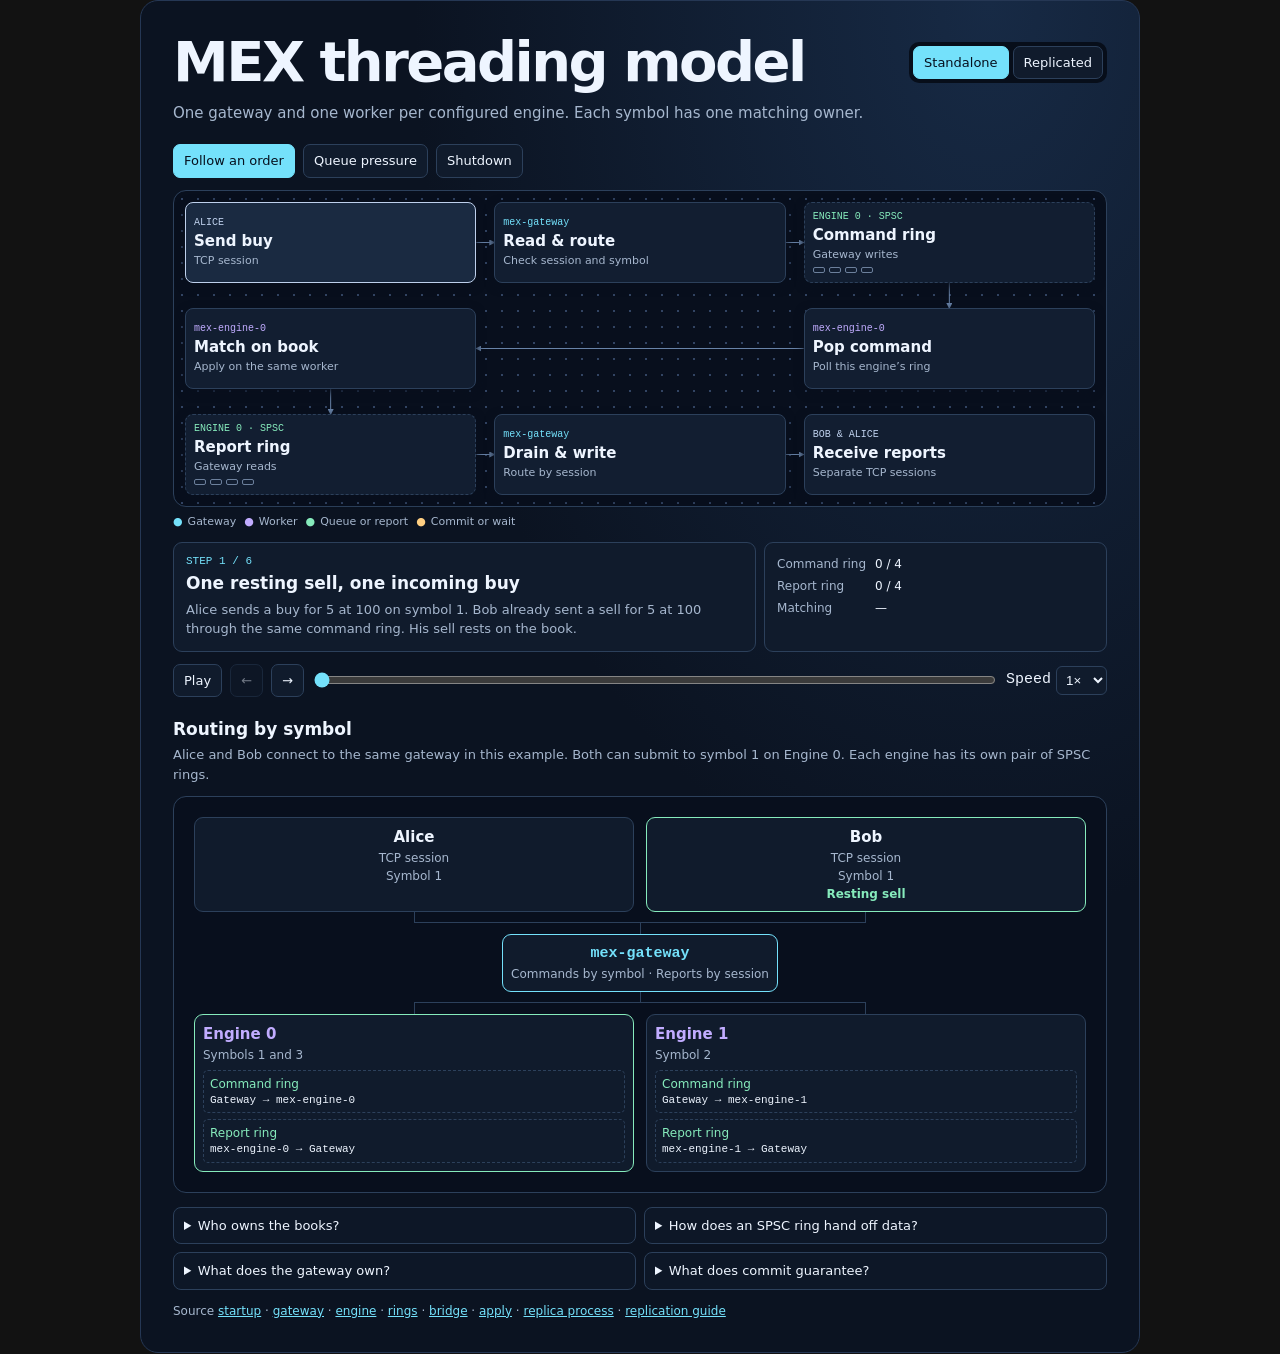
<file: docs/threading-model.html>
<!doctype html>
<html lang="en">
<head>
<meta charset="utf-8">
<meta name="viewport" content="width=device-width, initial-scale=1">
<title>MEX threading model</title>
<style>
  :root {
    color-scheme: dark;
    --ink: #eef5ff;
    --quiet: #a6b7ce;
    --surface: #101b2c;
    --line: #2c405b;
    --cyan: #74e1fb;
    --violet: #c1acff;
    --mint: #86ebbc;
    --amber: #ffcf82;
    --code: ui-monospace, SFMono-Regular, Consolas, monospace;
  }
  * { box-sizing: border-box; }
  body { margin: 0; color: var(--ink); font: 15px/1.5 system-ui, sans-serif; }
  main { max-width: 1000px; margin: auto; }
  .guide {
    padding: clamp(14px, 3vw, 32px);
    border-radius: 18px;
    background: radial-gradient(ellipse at 85% 0%, #172a45, transparent 48%), #0b1321;
    border: 1px solid #253754;
  }
  h1, h2, p { margin: 0; }
  h1 { font-size: clamp(29px, 6vw, 56px); line-height: 1.05; letter-spacing: -.045em; }
  h2 { font-size: 17px; line-height: 1.25; }
  a { color: var(--cyan); }
  code, .mono { font-family: var(--code); }
  .intro { color: var(--quiet); margin-block: 10px 20px; }
  .top, .scenarios, .controls, .legend {
    display: flex; align-items: center; flex-wrap: wrap; gap: 8px;
  }
  .top { justify-content: space-between; gap: 10px 16px; }
  .modes { display: flex; gap: 4px; padding: 4px; border-radius: 10px; background: #070e1a; }
  button {
    font: inherit; color: var(--ink); background: var(--surface);
    border: 1px solid var(--line); border-radius: 7px; padding: 6px 10px; cursor: pointer;
  }
  button:hover:not(:disabled) { border-color: var(--cyan); }
  button[aria-pressed="true"] { color: #06101e; background: var(--cyan); border-color: var(--cyan); }
  button:disabled { opacity: .45; cursor: default; }
  :focus-visible { outline: 2px solid var(--amber); outline-offset: 3px; }
  .scenarios { margin-block: 12px; }
  .scenarios button, .modes button, .controls button { font-size: 13px; }
  .map {
    display: grid; grid-template-columns: repeat(3, minmax(0, 1fr)); gap: 25px 18px;
    isolation: isolate; position: relative; padding: 11px;
    border: 1px solid var(--line); border-radius: 13px;
    background: radial-gradient(circle, #324463 1px, transparent 1px) 0 0 / 16px 16px, #080f1d;
  }
  .node {
    position: relative; display: grid; align-content: center; gap: 4px;
    min-height: 81px; padding: 8px; border: 1px solid var(--line); border-radius: 8px;
    background: #121e31; box-shadow: 0 3px 10px #080f1d;
    transition: border-color .22s, background .22s;
  }
  .node[data-kind="queue"] { border-style: dashed; }
  .node[data-kind="gateway"] { --node-color: var(--cyan); }
  .node[data-kind="worker"] { --node-color: var(--violet); }
  .node[data-kind="queue"] { --node-color: var(--mint); }
  .node[data-kind="cluster"] { --node-color: var(--amber); }
  .node[data-kind="external"] { --node-color: #bed0ec; }
  .node[hidden] { display: none; }
  .node.active { border-color: var(--node-color); background: #1a2a41; }
  .node.blocked { --node-color: var(--amber); }
  .node.blocked::after {
    content: ''; position: absolute; top: 7px; right: 7px; width: 6px; height: 6px;
    border-radius: 50%; background: var(--amber); box-shadow: 0 0 9px var(--amber);
  }
  .node .role { color: var(--node-color); font: 10px/1.15 var(--code); overflow-wrap: anywhere; }
  .node strong { font-size: clamp(12px, 2.4vw, 15px); line-height: 1.15; }
  .node .detail { font-size: 11px; color: var(--quiet); line-height: 1.2; }
  #client, #rx, #in { grid-row: 1; }
  #apply { grid-area: 2 / 1; }
  #gate { grid-area: 2 / 2; }
  #consume { grid-area: 2 / 3; }
  #out, #tx, #report { grid-row: 3; }
  #wires { position: absolute; inset: 0; width: 100%; height: 100%; z-index: -1; pointer-events: none; }
  .marks { display: flex; gap: 4px; margin-top: 2px; }
  .marks:empty { display: none; }
  .marks i { width: 12px; height: 6px; border: 1px solid #6c809c; border-radius: 2px; }
  .marks .filled { border-color: var(--node-color); background: var(--node-color); }
  .packet {
    position: absolute; z-index: 2; top: 0; left: 0; width: 9px; height: 9px;
    margin: -4px 0 0 -4px; border-radius: 50%; pointer-events: none;
    color: var(--cyan); background: currentColor; box-shadow: 0 0 10px 3px currentColor; visibility: hidden;
  }
  .packet.report { color: var(--mint); }
  .packet.wait { color: var(--amber); }
  .legend { margin-block: 7px 12px; color: var(--quiet); font-size: 11px; }
  .legend span::before { content: '●'; margin-right: 5px; color: var(--swatch); }
  .readout { display: grid; grid-template-columns: 1.7fr 1fr; gap: 8px; }
  .step, .state { padding: 12px; background: var(--surface); border: 1px solid var(--line); border-radius: 9px; }
  .step p { color: var(--quiet); font-size: 13px; margin-top: 5px; }
  #step-index { display: block; font: 11px var(--code); color: var(--cyan); margin-bottom: 6px; }
  .state dl { display: grid; grid-template-columns: auto 1fr; gap: 4px 9px; margin: 0; font-size: 12px; }
  .state dt { color: var(--quiet); }
  .state dd { margin: 0; color: var(--ink); }
  .controls { margin-top: 12px; }
  #scrub { flex: 1 1 90px; min-width: 60px; accent-color: var(--cyan); }
  .speed-control { display: flex; align-items: center; gap: 5px; }
  #speed { color: var(--ink); background: var(--surface); border: 1px solid var(--line); border-radius: 6px; padding: 5px; }
  .routing { margin-top: 22px; }
  .routing > p { margin-block: 5px 12px; color: var(--quiet); font-size: 13px; }
  .topology { padding: clamp(8px, 2.5vw, 20px); background: #080f1d; border: 1px solid var(--line); border-radius: 13px; }
  .branches { display: grid; grid-template-columns: repeat(2, minmax(0, 1fr)); gap: 12px; }
  .session, .router, .lane { border: 1px solid var(--line); border-radius: 9px; background: var(--surface); }
  .session, .router { padding: 8px; text-align: center; }
  .session strong, .router strong, .lane strong { display: block; }
  .session span, .router span, .lane span { display: block; color: var(--quiet); font-size: 12px; }
  .session .session-event { min-height: 1.5em; color: var(--mint); font-weight: 600; }
  .session:has(.session-event:not(:empty)) { border-color: var(--mint); }
  .junction {
    width: calc(50% + 6px); height: 22px; margin-inline: auto;
    background:
      linear-gradient(var(--line), var(--line)) left top / 1px 50% no-repeat,
      linear-gradient(var(--line), var(--line)) right top / 1px 50% no-repeat,
      linear-gradient(var(--line), var(--line)) center / 100% 1px no-repeat,
      linear-gradient(var(--line), var(--line)) center bottom / 1px 50% no-repeat;
  }
  .junction.split { transform: scaleY(-1); }
  .router { width: fit-content; margin-inline: auto; border-color: var(--cyan); }
  .router strong { color: var(--cyan); }
  .lane { padding: 8px; }
  .lane:first-child { border-color: var(--mint); }
  .lane strong { color: var(--violet); }
  .lane dl { margin: 6px 0 0; display: grid; gap: 6px; }
  .lane dl > div { padding: 4px 6px; border: 1px dashed var(--line); border-radius: 5px; }
  .lane dt { color: var(--mint); font-size: 12px; }
  .lane dd { margin: 0; font: 11px/1.4 var(--code); }
  .notes { display: grid; grid-template-columns: repeat(2, minmax(0, 1fr)); gap: 8px; margin-top: 14px; }
  details { padding: 8px 10px; border: 1px solid var(--line); border-radius: 8px; background: #0d1727; }
  summary { cursor: pointer; font-size: 13px; }
  details p { margin-top: 8px; color: var(--quiet); font-size: 13px; }
  .sources { color: var(--quiet); font-size: 12px; margin-top: 12px; }
  @media (max-width: 580px) {
    .map { gap: 20px 12px; padding: 7px; }
    .node { padding: 5px; min-height: 77px; }
    .node .role { font-size: 9px; }
    #scrub { flex-basis: 65px; }
    .readout, .notes { grid-template-columns: 1fr; }
  }
  @media (prefers-reduced-motion: reduce) {
    .node { transition: none; }
  }
</style>
</head>
<body>
<main>
<section class="guide" aria-labelledby="title">
  <div class="top">
    <h1 id="title">MEX threading model</h1>
    <div class="modes" role="group" aria-label="Runtime mode">
      <button type="button" data-mode="local" aria-pressed="true">Standalone</button>
      <button type="button" data-mode="replica" aria-pressed="false">Replicated</button>
    </div>
  </div>
  <p class="intro" id="summary"></p>
  <div class="scenarios" id="scenarios" role="group" aria-label="Scenario"></div>

  <div class="map" id="map" role="group" aria-label="Thread and queue diagram">
    <svg id="wires" aria-hidden="true">
      <defs>
        <marker id="arrow" markerWidth="6" markerHeight="6" refX="5" refY="3" orient="auto">
          <path d="M0 0 L6 3 L0 6 Z" fill="#6883a8"/>
        </marker>
      </defs>
      <g id="routes"></g>
    </svg>
    <div class="node" id="client"></div>
    <div class="node" id="rx"></div>
    <div class="node" id="in"></div>
    <div class="node" id="consume"></div>
    <div class="node" id="gate"></div>
    <div class="node" id="apply"></div>
    <div class="node" id="out"></div>
    <div class="node" id="tx"></div>
    <div class="node" id="report"></div>
  </div>
  <div class="legend" aria-label="Color key">
    <span style="--swatch:var(--cyan)">Gateway</span>
    <span style="--swatch:var(--violet)">Worker</span>
    <span style="--swatch:var(--mint)">Queue or report</span>
    <span style="--swatch:var(--amber)">Commit or wait</span>
  </div>

  <div class="readout">
    <div class="step" aria-live="polite" aria-atomic="true">
      <span id="step-index"></span>
      <h2 id="step-title"></h2>
      <p id="step-detail"></p>
    </div>
    <div class="state" aria-label="State after this step">
      <dl>
        <dt>Command ring</dt><dd id="in-state"></dd>
        <dt>Report ring</dt><dd id="out-state"></dd>
        <dt id="work-label">Matching</dt><dd id="work-state"></dd>
      </dl>
    </div>
  </div>
  <div class="controls" aria-label="Playback controls">
    <button type="button" id="play">Play</button>
    <button type="button" id="previous" aria-label="Previous step">←</button>
    <button type="button" id="next" aria-label="Next step">→</button>
    <input type="range" id="scrub" min="0" max="1" value="0" aria-label="Step">
    <div class="speed-control">
      <label class="mono" for="speed">Speed</label>
      <select id="speed">
        <option value="0.5">½×</option>
        <option value="1" selected>1×</option>
        <option value="2">2×</option>
      </select>
    </div>
  </div>

  <section class="routing" aria-labelledby="routing-title">
    <h2 id="routing-title">Routing by symbol</h2>
    <p>Alice and Bob connect to the same gateway in this example. Both can submit to
      symbol 1 on Engine 0. Each engine has its own pair of SPSC rings.</p>
    <div class="topology">
      <div class="branches">
        <div class="session" role="group" aria-labelledby="alice-label">
          <strong id="alice-label">Alice</strong>
          <span>TCP session</span>
          <span>Symbol 1</span>
          <span class="session-event" id="alice-event"></span>
        </div>
        <div class="session" role="group" aria-labelledby="bob-label">
          <strong id="bob-label">Bob</strong>
          <span>TCP session</span>
          <span>Symbol 1</span>
          <span class="session-event" id="bob-event"></span>
        </div>
      </div>
      <div class="junction" aria-hidden="true"></div>
      <div class="router">
        <strong class="mono">mex-gateway</strong>
        <span>Commands by symbol · Reports by session</span>
      </div>
      <div class="junction split" aria-hidden="true"></div>
      <div class="branches">
        <div class="lane" data-engine="0" role="group" aria-labelledby="engine-0-label">
          <strong id="engine-0-label">Engine 0</strong>
          <span>Symbols 1 and 3</span>
          <dl>
            <div><dt>Command ring</dt><dd data-command></dd></div>
            <div><dt>Report ring</dt><dd data-report></dd></div>
          </dl>
        </div>
        <div class="lane" data-engine="1" role="group" aria-labelledby="engine-1-label">
          <strong id="engine-1-label">Engine 1</strong>
          <span>Symbol 2</span>
          <dl>
            <div><dt>Command ring</dt><dd data-command></dd></div>
            <div><dt>Report ring</dt><dd data-report></dd></div>
          </dl>
        </div>
      </div>
    </div>
  </section>

  <div class="notes">
    <details>
      <summary>Who owns the books?</summary>
      <p>Standalone mode starts one <code>mex-engine-N</code> thread per configured engine. Each
        thread creates its books on startup, tries to pin to its configured CPU, and
        busy-polls its command ring. One engine can own several symbols. Each symbol
        has one owner. Separate engines can match concurrently.</p>
      <p>In replicated mode, each process has three workers and a main thread. The main thread
        creates the state machine and replays committed storage during server setup.
        <code>mex-replica</code> then applies committed entries to all local engines
        in log and batch order. Engine core settings do not apply in this mode.</p>
    </details>
    <details>
      <summary>How does an SPSC ring hand off data?</summary>
      <p>Each bounded ring has one producer and one consumer. The producer copies a
        command or report into a slot and publishes the tail with a release store.
        The consumer acquires the tail before it reads new slots and publishes the
        head after reading. The producer acquires the head before it reuses slots
        when the ring looks full. Each index has its own cache line.</p>
      <p>Each configured engine has a command ring and a report ring in both
        modes. In replicated mode the bridge polls the command rings in turn,
        and the replica thread writes to the report rings. The animation follows
        Engine 0 and shows four example slots. Steps show order, with no
        measured timing.</p>
    </details>
    <details>
      <summary>What does the gateway own?</summary>
      <p><code>mex-gateway</code> owns the client sockets, connection and session
        tables, frame parsing, routing, and socket writes. Each loop polls the
        <code>io_uring</code> completion queue, drains up to one ring capacity of
        reports per engine, then submits pending sends. The gateway is the single
        userspace issuer of the ring. A short-lived helper creates the ring at startup.</p>
    </details>
    <details>
      <summary>What does commit guarantee?</summary>
      <p>Every replica applies the same committed log. A batch reply to the bridge
        contains the count of applied entries. Each replica produces its own client
        reports and sends them to sessions connected there. A slow socket can be
        closed if the send buffer fills. Reports can be lost after a disconnect.
        Replay changes the books. A replica emits reports only for operations after
        its startup replay point whose timestamps are at or after its process start.</p>
    </details>
  </div>
  <p class="sources">Source
    <a href="../src/main.cpp">startup</a> ·
    <a href="../src/gateway.cpp">gateway</a> ·
    <a href="../src/engine.cpp">engine</a> ·
    <a href="../src/spsc_queue.hpp">rings</a> ·
    <a href="../src/replication.hpp">bridge</a> ·
    <a href="../src/replication.cpp">apply</a> ·
    <a href="../src/replicated_exchange.cpp">replica process</a> ·
    <a href="replication.md">replication guide</a>
  </p>
  <noscript><p>Enable JavaScript to step through the diagram. The notes above describe both modes.</p></noscript>
</section>
</main>
<script>
'use strict';

const byId = (id) => document.getElementById(id);
const reducedMotion = matchMedia('(prefers-reduced-motion: reduce)');
const ringSlots = 4;
const replicas = 3;

const commonNodes = {
  client: ['external', 'CLIENT', 'Send order', 'TCP session'],
  rx: ['gateway', 'mex-gateway', 'Read & route', 'Check session and symbol'],
  in: ['queue', 'ENGINE 0 · SPSC', 'Command ring', 'Gateway writes'],
  out: ['queue', 'ENGINE 0 · SPSC', 'Report ring', 'Gateway reads'],
  tx: ['gateway', 'mex-gateway', 'Drain & write', 'Route by session'],
  report: ['external', 'CLIENTS', 'Receive reports', 'TCP sessions'],
};
const matchNodes = {
  client: ['external', 'ALICE', 'Send buy', 'TCP session'],
  report: ['external', 'BOB & ALICE', 'Receive reports', 'Separate TCP sessions'],
};
const layouts = {
  local: {
    summary: 'One gateway and one worker per configured engine. Each symbol has one matching owner.',
    nodes: {
      consume: ['worker', 'mex-engine-0', 'Pop command', 'Poll this engine’s ring'],
      apply: ['worker', 'mex-engine-0', 'Match on book', 'Apply on the same worker'],
    },
    handoffs: [['consume', 'apply']],
  },
  replica: {
    summary: 'Three workers per replica. One replica thread applies the committed log across all local books.',
    nodes: {
      consume: ['worker', 'mex-bridge', 'Build batch', 'One batch in progress'],
      gate: ['cluster', 'LIBVSR CLUSTER', 'Commit gate', 'Three replicas in this example'],
      apply: ['worker', 'mex-replica', 'Apply locally', 'All engines on one thread'],
    },
    handoffs: [['consume', 'gate'], ['gate', 'apply']],
  },
};

const inboundPath = [['client', 'rx'], ['rx', 'in'], ['in', 'consume']];
const outboundPath = [['apply', 'out'], ['out', 'tx'], ['tx', 'report']];

const startMatch = [
  {title: 'One resting sell, one incoming buy', active: 'client', bob: 'Resting sell',
    detail: 'Alice sends a buy for 5 at 100 on symbol 1. Bob already sent a sell for 5 at 100 through the same command ring. His sell rests on the book.'},
  {title: 'The gateway publishes a command', active: 'in', via: ['client', 'rx', 'in'], input: 1,
    alice: 'Buy sent', bob: 'Resting sell',
    detail: 'The gateway checks Alice’s order and uses symbol 1 to select Engine 0’s command ring. The command keeps Alice’s session ID for reports.'},
];
const finishMatch = [
  {title: 'The state owner matches at 100', active: 'apply', work: 'Trade 5 @ 100',
    detail: 'The same thread updates the book and order metadata. The sell is fully filled. The maker report comes before the taker report for this match.'},
  {title: 'One match produces several reports', active: 'out', via: ['apply', 'out'], tone: 'report',
    output: 3, packets: 3, work: 'Trade 5 @ 100',
    detail: 'The engine writes Bob’s maker fill, Alice’s taker fill, and Alice’s Ack with zero leaves to the outbound ring.'},
  {title: 'The gateway delivers by session', active: 'report', via: ['out', 'tx', 'report'], tone: 'report', packets: 3,
    work: 'Trade 5 @ 100', alice: 'Taker fill + Ack', bob: 'Maker fill',
    detail: 'The gateway pops the reports and sends Bob’s fill on Bob’s TCP connection. It sends Alice’s fill and Ack on Alice’s connection. Each session has its own wire sequence.'},
];

const pressure = [
  {title: 'The consumer falls behind', active: 'in', input: 3,
    detail: 'The gateway can keep taking orders while the consumer is busy. Three of the four example slots hold commands.'},
  {title: 'The last free command slot fills', active: 'in', via: ['rx', 'in'], input: 4,
    detail: 'The bounded command ring reaches capacity. The next order for this engine needs a free slot.'},
  {title: 'Full inbound ring returns SystemBusy', active: 'rx', via: ['rx', 'client'], tone: 'wait', input: 4,
    detail: 'The failed push leaves the ring intact. The gateway makes the reject on its own thread and sends it to the submitting session.'},
  {title: 'Full outbound ring stalls the producer', active: 'apply', blocked: true, output: 4, work: 'Waiting for a report slot',
    detail: 'In this separate example, a match has reports ready to send. The next report has no free slot. The matching thread spins in Engine::Emit until it can publish that report.'},
  {title: 'The gateway frees a report slot', active: 'tx', via: ['out', 'tx'], tone: 'report', output: 3,
    detail: 'The gateway pops independently of the matching thread. This step shows the slot before the waiting producer reuses it.'},
  {title: 'The waiting producer can continue', active: 'out', via: ['apply', 'out'], tone: 'report', output: 4,
    detail: 'The producer publishes the pending report to the free slot, then continues its work. A slow client can still lose its connection if its gateway send buffer fills.'},
];

const gatewayStops = {
  title: 'Main stops the gateway last', active: 'tx',
  detail: 'The matching thread can still need a free report slot during shutdown. The gateway must be available to drain reports until the matching thread exits. Shutdown does not promise to deliver every queued report.',
};

const scenarios = {
  local: {
    'Follow an order': [...startMatch,
      {title: 'Engine 0 pops the command', active: 'consume', via: ['in', 'consume'],
        detail: 'Engine 0 takes commands from its ring in FIFO order. Engine 1 can match a different symbol at the same time.'},
      {...finishMatch[0], via: ['consume', 'apply']},
      ...finishMatch.slice(1)],
    'Queue pressure': pressure,
    'Shutdown': [
      {title: 'Main observes SIGINT or SIGTERM', active: 'rx',
        detail: 'Main checks the stop flag on a loop with a 50 ms sleep. The gateway and engine threads still run.'},
      {title: 'Main stops and joins the engines', active: 'apply', output: 4,
        detail: 'Main requests stop and joins each engine in turn. If an engine is already emitting a report, it can still need the running gateway to make space.'},
      gatewayStops],
  },
  replica: {
    'Follow an order': [...startMatch,
      {title: 'The bridge consumes the command', active: 'consume', via: ['in', 'consume'],
        work: 'Batch in progress',
        detail: 'The bridge takes one command from each ring in turn. It packs the batch and submits it through the libvsr client, which finds the primary.'},
      {title: 'A majority makes the batch durable', active: 'gate', via: ['consume', 'gate'],
        tone: 'wait', votes: 2, work: 'Committed',
        detail: 'A majority is two of the three replicas in this example. Commit gives the batch one position in the log. The local replica applies when it reaches that commit.'},
      {...finishMatch[0], via: ['gate', 'apply'], votes: 2},
      ...finishMatch.slice(1).map((step) => ({...step, votes: 2}))],
    'Queue pressure': pressure,
    'Quorum delay': [
      {title: 'Batch A waits at the commit gate', active: 'gate', via: ['consume', 'gate'],
        tone: 'wait', votes: 1, work: 'A in progress',
        detail: 'Only one of three replicas has made this batch durable in the example. The bridge has one request in progress. Pending work has yet to reach the matching code.'},
      {title: 'More orders arrive during the wait', active: 'in', via: ['rx', 'in'],
        input: 2, votes: 1, work: 'A in progress',
        detail: 'The gateway stays active. It can accept more commands until the inbound rings fill. The bridge leaves these commands queued while it waits for A.'},
      {title: 'A timeout leaves the outcome unknown', active: 'consume', via: ['gate', 'consume'],
        tone: 'wait', input: 2, votes: 1, work: 'A awaiting reply',
        detail: 'A wait can time out after 200 ms. On timeout the bridge calls Resume for the same request. It keeps B queued because a new batch could apply out of order.'},
      {title: 'A commits and the local replica applies it', active: 'apply', via: ['gate', 'apply'],
        input: 2, votes: 2, work: 'A committed',
        detail: 'The replica executes the committed entries in batch order. MEX packs the VSR operation number and batch entry index into one operation number per order.'},
      {title: 'A’s reply frees the bridge to take B', active: 'consume',
        via: ['in', 'consume'], work: 'B in progress',
        detail: 'This step follows the bridge when it receives a successful reply for A. A’s client reports travel independently through the replica’s local report rings.'},
    ],
    'Shutdown': [
      {title: 'Main observes stop or replica exit', active: 'apply',
        detail: 'Main checks for SIGINT, SIGTERM, or exit from the replica loop. It coordinates the three worker threads.'},
      {title: 'Main stops and joins the bridge', active: 'consume',
        detail: 'The bridge stops requesting new batches. A cluster wait uses a 200 ms timeout so the bridge can check its stop flag.'},
      {title: 'Main stops and joins the replica', active: 'apply', output: 4,
        detail: 'The replica can still be applying a committed batch. The running gateway can free space for its reports.'},
      gatewayStops],
  },
};

let mode = 'local';
let scenario = 'Follow an order';
let index = 0;
let timer;
let playing = false;
let packets = [];

function steps() {
  return scenarios[mode][scenario];
}

function setupNodes() {
  byId('gate').hidden = mode === 'local';
  const participants = scenario === 'Follow an order' ? matchNodes : {};
  const nodes = {...commonNodes, ...layouts[mode].nodes, ...participants};
  for (const [id, [kind, role, title, detail]] of Object.entries(nodes)) {
    const node = byId(id);
    node.dataset.kind = kind;
    // These labels come only from the diagram definitions above.
    node.innerHTML = '<span class="role"></span><strong></strong><span class="detail"></span><span class="marks" aria-hidden="true"></span>';
    [role, title, detail].forEach((value, position) => { node.children[position].textContent = value; });
  }
}

function setupRouting() {
  for (const lane of document.querySelectorAll('[data-engine]')) {
    const worker = `mex-engine-${lane.dataset.engine}`;
    const reader = mode === 'local' ? worker : 'mex-bridge';
    const writer = mode === 'local' ? worker : 'mex-replica';
    lane.querySelector('[data-command]').textContent = `Gateway → ${reader}`;
    lane.querySelector('[data-report]').textContent = `${writer} → Gateway`;
  }
}

function point(id, edge = 'center') {
  const map = byId('map').getBoundingClientRect();
  const rect = byId(id).getBoundingClientRect();
  return {
    x: (edge === 'left' ? rect.left : edge === 'right' ? rect.right : rect.left + rect.width / 2) - map.left - byId('map').clientLeft,
    y: (edge === 'top' ? rect.top : edge === 'bottom' ? rect.bottom : rect.top + rect.height / 2) - map.top - byId('map').clientTop,
  };
}

function drawRoutes(step = steps()[index]) {
  const routes = [...inboundPath, ...layouts[mode].handoffs, ...outboundPath];
  function isActive(from, to) {
    const offset = step.via?.indexOf(from) ?? -1;
    return offset >= 0 && step.via[offset + 1] === to;
  }

  byId('routes').replaceChildren(...routes.map(([from, to]) => {
    if (isActive(to, from)) [from, to] = [to, from];
    const start = point(from);
    const end = point(to);
    const horizontal = Math.abs(start.y - end.y) < 1;
    const edges = horizontal
      ? (start.x < end.x ? ['right', 'left'] : ['left', 'right'])
      : (start.y < end.y ? ['bottom', 'top'] : ['top', 'bottom']);
    const a = point(from, edges[0]);
    const b = point(to, edges[1]);
    const line = document.createElementNS('http://www.w3.org/2000/svg', 'path');
    line.setAttribute('d', `M ${a.x} ${a.y} L ${b.x} ${b.y}`);
    const live = isActive(from, to);
    const color = step.tone === 'report' ? 'var(--mint)' : step.tone === 'wait' ? 'var(--amber)' : 'var(--cyan)';
    line.setAttribute('fill', 'none');
    line.setAttribute('stroke', live ? color : '#6883a8');
    line.setAttribute('stroke-width', live ? '2' : '1');
    line.setAttribute('marker-end', 'url(#arrow)');
    return line;
  }));
}

function clearPackets() {
  packets.forEach((packet) => packet.remove());
  packets = [];
}

function pulse(step) {
  clearPackets();
  if (!step.via || reducedMotion.matches) return;
  const points = step.via.map((id) => point(id));
  const keyframes = points.map(({x, y}, i) => ({
    transform: `translate(${x}px, ${y}px)`, opacity: i === points.length - 1 ? 0 : 1, visibility: 'visible',
  }));
  const count = step.packets ?? 1;
  for (let i = 0; i < count; i++) {
    const packet = document.createElement('i');
    packet.className = `packet ${step.tone ?? ''}`;
    packet.setAttribute('aria-hidden', 'true');
    byId('map').append(packet);
    packets.push(packet);
    packet.animate(keyframes, {duration: 650 / Number(byId('speed').value), delay: i * 85})
      .finished.then(() => packet.remove(), () => {});
  }
}

function showMarks(id, count, total = ringSlots) {
  const marks = byId(id).querySelector('.marks');
  marks.replaceChildren(...Array.from({length: total}, (_, i) => {
    const mark = document.createElement('i');
    if (i < count) mark.className = 'filled';
    return mark;
  }));
}

function showStep(animate = true) {
  const step = steps()[index];
  for (const node of document.querySelectorAll('.node')) {
    const stalled = step.blocked && node.id === 'apply';
    const fullRing = step.blocked && node.id === 'out';
    node.classList.toggle('active', node.id === step.active || Boolean(step.via?.includes(node.id)) || Boolean(fullRing));
    node.classList.toggle('blocked', Boolean(stalled));
  }
  byId('step-index').textContent = `STEP ${index + 1} / ${steps().length}`;
  byId('step-title').textContent = step.title;
  byId('step-detail').textContent = step.detail;
  byId('alice-event').textContent = step.alice ?? '';
  byId('bob-event').textContent = step.bob ?? '';
  byId('in-state').textContent = `${step.input ?? 0} / ${ringSlots}`;
  byId('out-state').textContent = `${step.output ?? 0} / ${ringSlots}`;
  byId('work-label').textContent = mode === 'local' ? 'Matching' : 'Log / matching';
  byId('work-state').textContent = step.work ?? '—';
  showMarks('in', step.input ?? 0);
  showMarks('out', step.output ?? 0);
  if (mode === 'replica') {
    byId('gate').querySelector('.detail').textContent = step.votes === undefined
      ? layouts.replica.nodes.gate[3]
      : `${step.votes} / ${replicas} durable for this batch`;
    showMarks('gate', step.votes ?? 0, replicas);
  }
  byId('scrub').max = steps().length - 1;
  byId('scrub').value = index;
  byId('scrub').setAttribute('aria-valuetext', `Step ${index + 1} of ${steps().length}: ${step.title}`);
  byId('previous').disabled = index === 0;
  byId('next').disabled = index === steps().length - 1;
  byId('play').textContent = playing ? 'Pause' : index === steps().length - 1 ? 'Replay' : 'Play';
  drawRoutes();
  if (animate) pulse(step);
}

function pause() {
  clearTimeout(timer);
  playing = false;
}

function advance() {
  if (index === steps().length - 1) {
    pause();
    showStep(false);
    return;
  }
  timer = setTimeout(() => {
    index += 1;
    showStep();
    advance();
  }, 2500 / Number(byId('speed').value));
}

function seek(position) {
  pause();
  index = position;
  showStep();
}

function configure() {
  pause();
  clearPackets();
  index = 0;
  byId('summary').textContent = layouts[mode].summary;
  for (const button of document.querySelectorAll('[data-mode]')) {
    button.setAttribute('aria-pressed', button.dataset.mode === mode);
  }
  const group = byId('scenarios');
  const focused = group.contains(document.activeElement);
  group.replaceChildren(...Object.keys(scenarios[mode]).map((name) => {
    const button = document.createElement('button');
    button.type = 'button';
    button.textContent = name;
    button.setAttribute('aria-pressed', name === scenario);
    button.onclick = () => {
      scenario = name;
      configure();
    };
    return button;
  }));
  if (focused) group.querySelector('[aria-pressed="true"]').focus();
  setupNodes();
  setupRouting();
  showStep(false);
}

for (const button of document.querySelectorAll('[data-mode]')) {
  button.onclick = () => {
    mode = button.dataset.mode;
    if (!scenarios[mode][scenario]) scenario = 'Follow an order';
    configure();
  };
}
byId('play').onclick = () => {
  if (playing) {
    pause();
    clearPackets();
    showStep(false);
    return;
  }
  if (index === steps().length - 1) index = 0;
  playing = true;
  showStep(false);
  advance();
};
byId('previous').onclick = () => seek(index - 1);
byId('next').onclick = () => seek(index + 1);
byId('scrub').oninput = (event) => seek(Number(event.target.value));
byId('speed').onchange = () => {
  if (playing) {
    clearTimeout(timer);
    advance();
  }
};
new ResizeObserver(() => {
  clearPackets();
  drawRoutes();
}).observe(byId('map'));
reducedMotion.addEventListener('change', clearPackets);
configure();
</script>
</body>
</html>
</file>
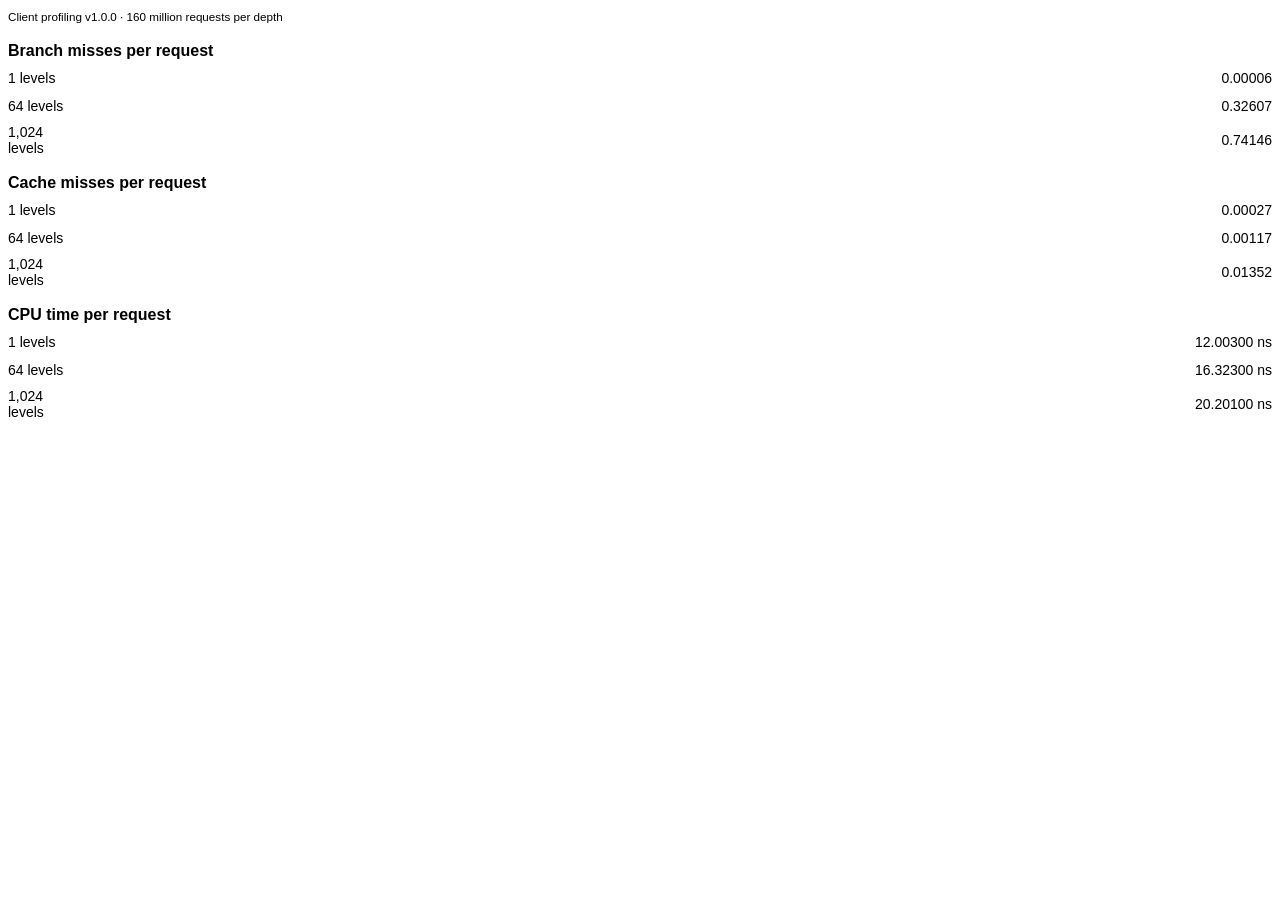
<file: docs/profiling/v1.0.0/diagram.html>
<!doctype html><html><head><meta charset="utf-8"><style>body{font:14px var(--font-sans, sans-serif);color:var(--foreground);margin:8px}h2{font-size:16px;margin:18px 0 8px}.row{display:flex;align-items:center;gap:8px;margin:8px 0}.label{width:70px}.track{flex:1;background:var(--secondary);border-radius:3px}.bar{height:20px;background:var(--chart-1);border-radius:3px}.value{width:90px;text-align:right}small{color:var(--muted-foreground)}</style></head><body><small>Client profiling v1.0.0 · 160 million requests per depth</small><h2>Branch misses per request</h2><div class="row"><span class="label">1 levels</span><div class="track"><div class="bar" style="width:0.01%"></div></div><span class="value">0.00006</span></div><div class="row"><span class="label">64 levels</span><div class="track"><div class="bar" style="width:43.98%"></div></div><span class="value">0.32607</span></div><div class="row"><span class="label">1,024 levels</span><div class="track"><div class="bar" style="width:100.00%"></div></div><span class="value">0.74146</span></div><h2>Cache misses per request</h2><div class="row"><span class="label">1 levels</span><div class="track"><div class="bar" style="width:2.02%"></div></div><span class="value">0.00027</span></div><div class="row"><span class="label">64 levels</span><div class="track"><div class="bar" style="width:8.63%"></div></div><span class="value">0.00117</span></div><div class="row"><span class="label">1,024 levels</span><div class="track"><div class="bar" style="width:100.00%"></div></div><span class="value">0.01352</span></div><h2>CPU time per request</h2><div class="row"><span class="label">1 levels</span><div class="track"><div class="bar" style="width:59.42%"></div></div><span class="value">12.00300 ns</span></div><div class="row"><span class="label">64 levels</span><div class="track"><div class="bar" style="width:80.80%"></div></div><span class="value">16.32300 ns</span></div><div class="row"><span class="label">1,024 levels</span><div class="track"><div class="bar" style="width:100.00%"></div></div><span class="value">20.20100 ns</span></div></body></html>
</file>
